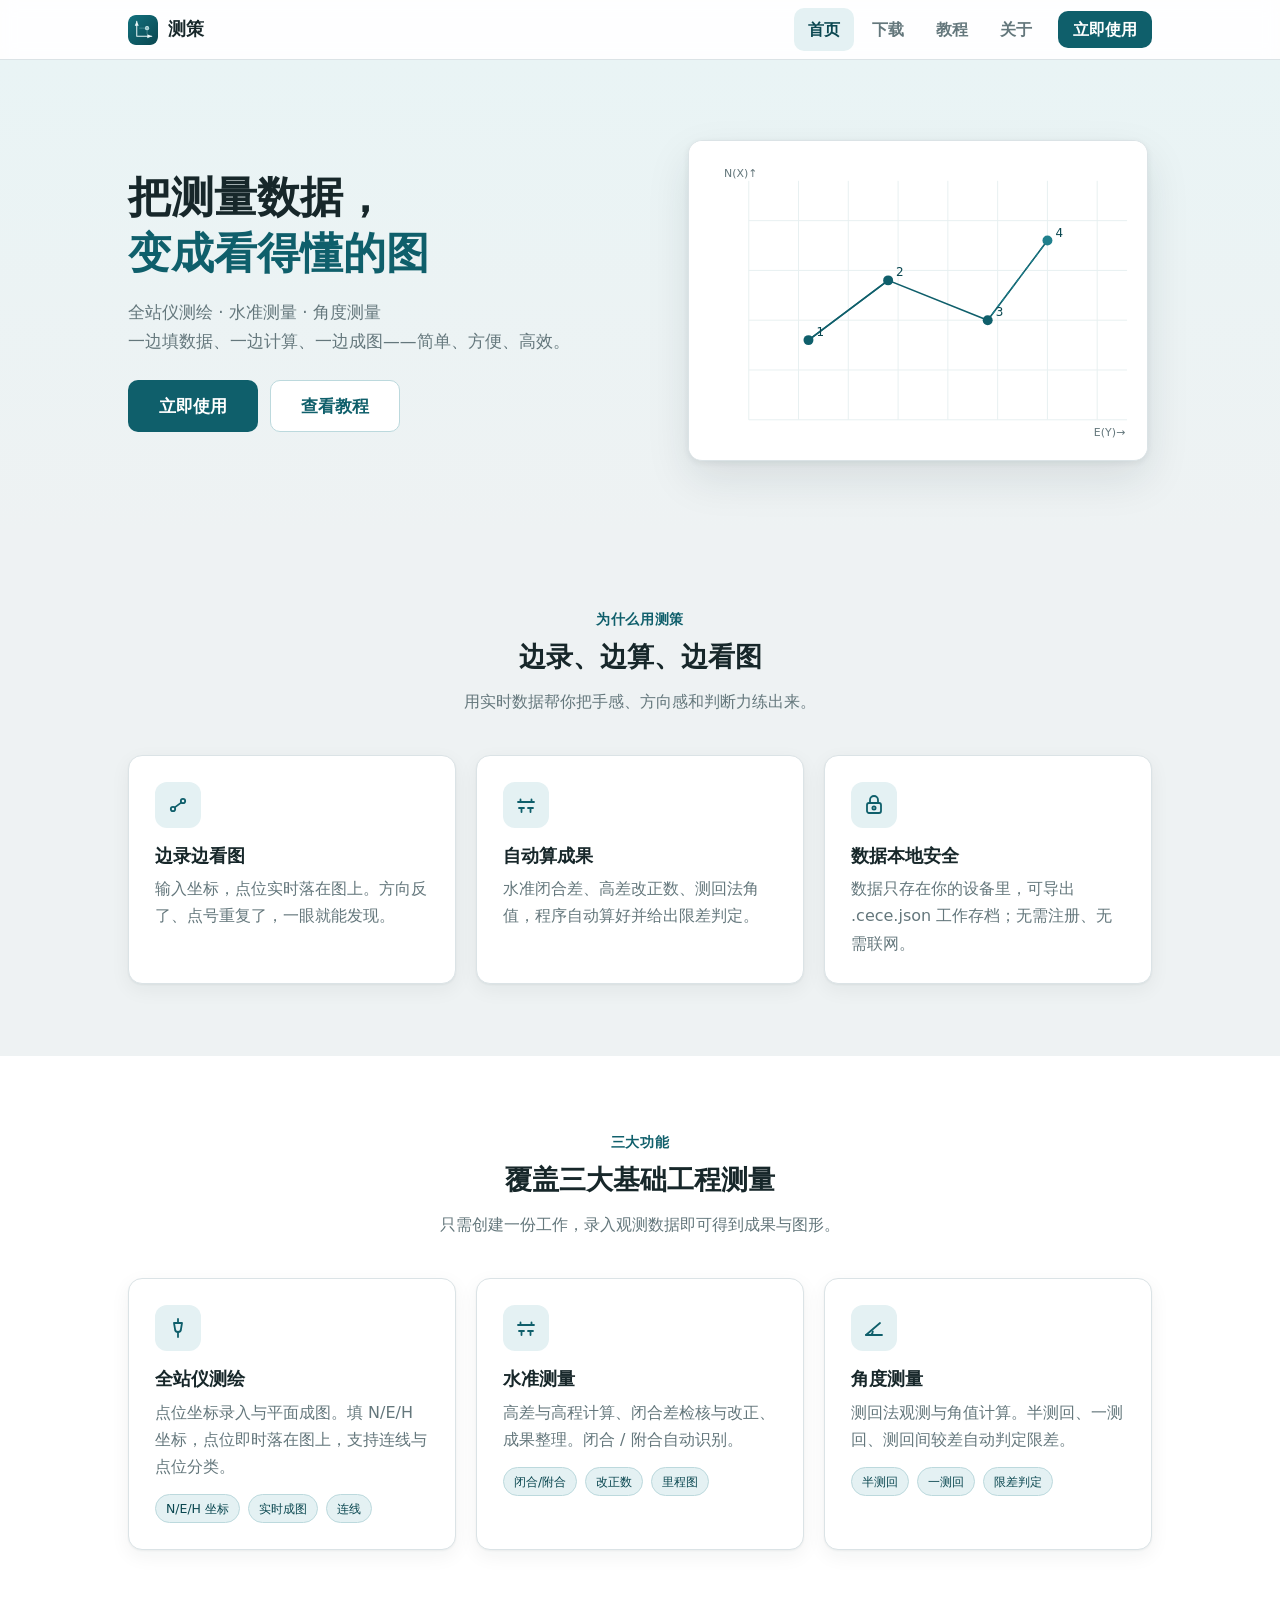
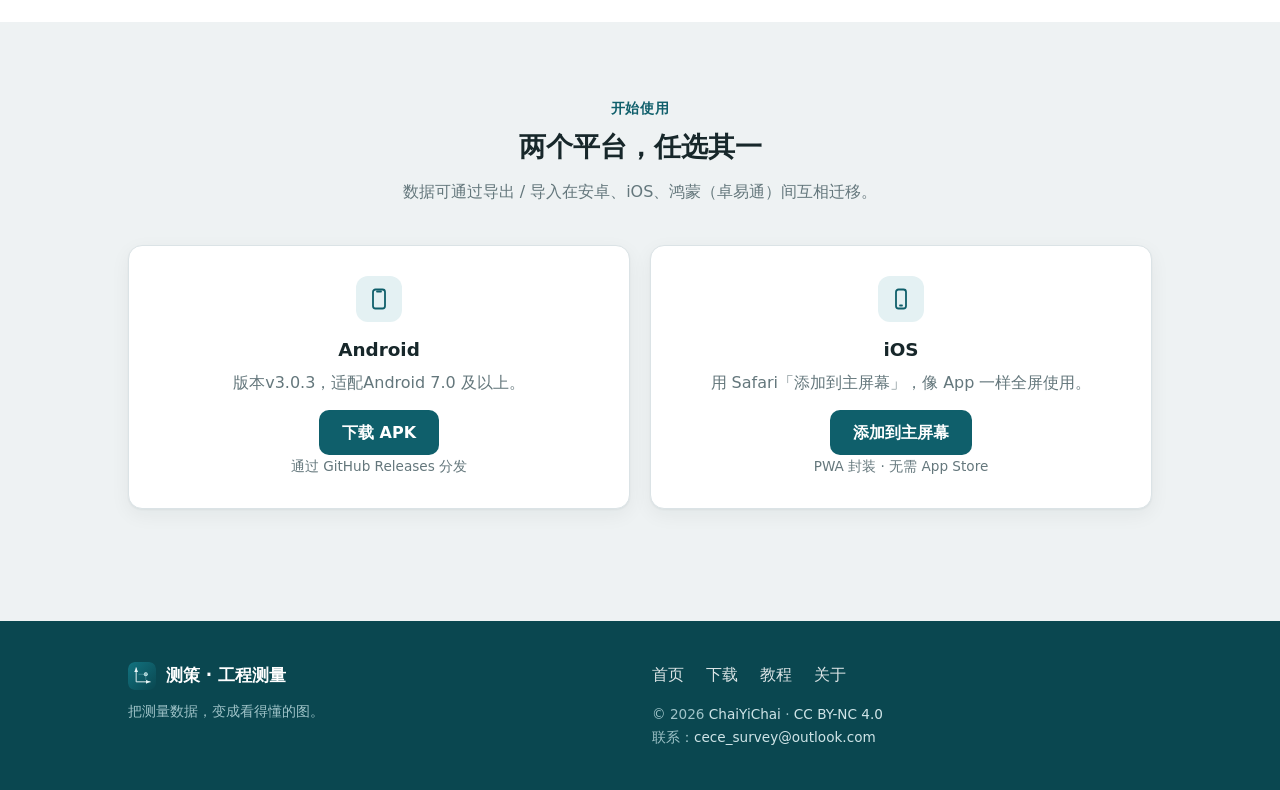
<file: index.html>
<!DOCTYPE html>
<html lang="zh-CN">
<head>
<meta charset="utf-8" />
<meta name="viewport" content="width=device-width, initial-scale=1, viewport-fit=cover" />
<title>测策</title>
<meta name="description" content="测策 —— 面向土木工程测量课程的辅助工具：全站仪测绘、水准测量、角度测量，边填数、边算成果、边成图。" />
<meta name="theme-color" content="#0f5f6b" />
<meta property="og:title" content="测策" />
<meta property="og:description" content="把测量数据，变成看得懂的图。全站仪测绘 · 水准测量 · 角度测量。" />
<meta property="og:type" content="website" />
<link rel="icon" type="image/svg+xml" href="icons/icon.svg" />
<link rel="apple-touch-icon" sizes="180x180" href="icons/apple-touch-icon.png" />
<link rel="stylesheet" href="assets/css/style.css" />
</head>
<body>

<!-- ============ 导航 ============ -->
<header class="site-nav">
  <div class="container">
    <a class="brand" href="index.html">
      <img src="icons/icon.svg" alt="" />
      测策
    </a>
    <nav class="nav-links" aria-label="主导航">
      <a href="index.html" data-nav="index" aria-current="page">首页</a>
      <a href="download.html" data-nav="download">下载</a>
      <a href="guide.html" data-nav="guide">教程</a>
      <a href="about.html" data-nav="about">关于</a>
      <a class="btn btn--accent nav-cta" href="download.html">立即使用</a>
    </nav>
    <button class="nav-toggle" aria-label="打开菜单" aria-expanded="false" aria-controls="mobileMenu">
      <span class="bar"></span><span class="bar"></span><span class="bar"></span>
    </button>
  </div>
  <nav class="mobile-menu" id="mobileMenu" aria-label="移动端导航">
    <a href="index.html" data-nav="index">首页</a>
    <a href="download.html" data-nav="download">下载</a>
    <a href="guide.html" data-nav="guide">教程</a>
    <a href="about.html" data-nav="about">关于</a>
    <a class="btn btn--accent" href="download.html">立即使用</a>
  </nav>
</header>

<main>
  <!-- ============ Hero ============ -->
  <section class="hero">
    <div class="container hero-grid">
      <div>
        <h1 class="hero-title">把测量数据，<br /><span class="hl">变成看得懂的图</span></h1>
        <p class="hero-desc">全站仪测绘 · 水准测量 · 角度测量<br />一边填数据、一边计算、一边成图——简单、方便、高效。</p>
        <div class="hero-cta">
          <a class="btn btn--accent btn--lg" href="download.html">立即使用</a>
          <a class="btn btn--ghost btn--lg" href="guide.html">查看教程</a>
        </div>
      </div>
      <div class="hero-visual">
        <svg class="plot" viewBox="0 0 460 320" role="img" aria-label="全站仪测绘平面成图示意">
          <rect width="460" height="320" fill="#ffffff"/>
          <g stroke="#e8f0f1" stroke-width="1">
            <line x1="60" y1="40" x2="60" y2="280"/><line x1="60" y1="280" x2="440" y2="280"/>
            <line x1="110" y1="40" x2="110" y2="280"/><line x1="160" y1="40" x2="160" y2="280"/>
            <line x1="210" y1="40" x2="210" y2="280"/><line x1="260" y1="40" x2="260" y2="280"/>
            <line x1="310" y1="40" x2="310" y2="280"/><line x1="360" y1="40" x2="360" y2="280"/>
            <line x1="410" y1="40" x2="410" y2="280"/>
            <line x1="60" y1="80" x2="440" y2="80"/><line x1="60" y1="130" x2="440" y2="130"/>
            <line x1="60" y1="180" x2="440" y2="180"/><line x1="60" y1="230" x2="440" y2="230"/>
          </g>
          <g fill="none" stroke="#0f5f6b" stroke-width="1.6">
            <polyline points="120,200 200,140 300,180 360,100"/>
            <line x1="120" y1="200" x2="200" y2="140"/>
          </g>
          <g stroke="#20808d" stroke-width="1.4" fill="none">
            <line x1="360" y1="100" x2="300" y2="180" stroke-dasharray="4 4"/>
          </g>
          <g>
            <circle cx="120" cy="200" r="5" fill="#0f5f6b"/><text x="128" y="196" font-size="12" fill="#0a4750">1</text>
            <circle cx="200" cy="140" r="5" fill="#0f5f6b"/><text x="208" y="136" font-size="12" fill="#0a4750">2</text>
            <circle cx="300" cy="180" r="5" fill="#0f5f6b"/><text x="308" y="176" font-size="12" fill="#0a4750">3</text>
            <circle cx="360" cy="100" r="5" fill="#20808d"/><text x="368" y="96" font-size="12" fill="#0a4750">4</text>
          </g>
          <g font-size="11" fill="#64777c">
            <text x="52" y="36" text-anchor="middle">N(X)↑</text>
            <text x="438" y="296" text-anchor="end">E(Y)→</text>
          </g>
        </svg>
      </div>
    </div>
  </section>

  <!-- ============ 核心价值 ============ -->
  <section class="section">
    <div class="container">
      <div class="section-head">
        <span class="eyebrow">为什么用测策</span>
        <h2 class="section-title">边录、边算、边看图</h2>
        <p class="section-sub">用实时数据帮你把手感、方向感和判断力练出来。</p>
      </div>
      <div class="grid grid--3">
        <div class="card value-card">
          <div class="card-icon" aria-hidden="true">
            <svg width="24" height="24" viewBox="0 0 24 24" fill="none" stroke="currentColor" stroke-width="1.8" stroke-linecap="round" stroke-linejoin="round"><circle cx="7" cy="16" r="2.2"/><circle cx="17" cy="8" r="2.2"/><path d="M8.8 14.4 15.2 9.6"/></svg>
          </div>
          <h3>边录边看图</h3>
          <p>输入坐标，点位实时落在图上。方向反了、点号重复了，一眼就能发现。</p>
        </div>
        <div class="card value-card">
          <div class="card-icon" aria-hidden="true">
            <svg width="24" height="24" viewBox="0 0 24 24" fill="none" stroke="currentColor" stroke-width="1.8" stroke-linecap="round" stroke-linejoin="round"><path d="M4 9h16"/><path d="M6.5 9V6.4M17.5 9V6.4"/><path d="M5 15h5M14 15h5"/><path d="M7.5 15v4M16.5 15v4"/></svg>
          </div>
          <h3>自动算成果</h3>
          <p>水准闭合差、高差改正数、测回法角值，程序自动算好并给出限差判定。</p>
        </div>
        <div class="card value-card">
          <div class="card-icon" aria-hidden="true">
            <svg width="24" height="24" viewBox="0 0 24 24" fill="none" stroke="currentColor" stroke-width="1.8" stroke-linecap="round" stroke-linejoin="round"><rect x="5" y="10" width="14" height="10" rx="2"/><path d="M8 10V7a4 4 0 0 1 8 0v3"/><circle cx="12" cy="15" r="1.6"/></svg>
          </div>
          <h3>数据本地安全</h3>
          <p>数据只存在你的设备里，可导出 .cece.json 工作存档；无需注册、无需联网。</p>
        </div>
      </div>
    </div>
  </section>

  <!-- ============ 三大功能 ============ -->
  <section class="section section--soft">
    <div class="container">
      <div class="section-head">
        <span class="eyebrow">三大功能</span>
        <h2 class="section-title">覆盖三大基础工程测量</h2>
        <p class="section-sub">只需创建一份工作，录入观测数据即可得到成果与图形。</p>
      </div>
      <div class="grid grid--3">
        <div class="card feat-card">
          <div class="card-icon" aria-hidden="true">
            <svg width="24" height="24" viewBox="0 0 24 24" fill="none" stroke="currentColor" stroke-width="1.8" stroke-linecap="round" stroke-linejoin="round"><path d="M12 3v4M8 7h8l-1 6a3 3 0 0 1-6 0L8 7Z"/><path d="M12 16v5"/></svg>
          </div>
          <h3>全站仪测绘</h3>
          <p>点位坐标录入与平面成图。填 N/E/H 坐标，点位即时落在图上，支持连线与点位分类。</p>
          <div class="tags"><span class="tag">N/E/H 坐标</span><span class="tag">实时成图</span><span class="tag">连线</span></div>
        </div>
        <div class="card feat-card">
          <div class="card-icon" aria-hidden="true">
            <svg width="24" height="24" viewBox="0 0 24 24" fill="none" stroke="currentColor" stroke-width="1.8" stroke-linecap="round" stroke-linejoin="round"><path d="M4 9h16"/><path d="M6.5 9V6.4M17.5 9V6.4"/><path d="M5 15h5M14 15h5"/><path d="M7.5 15v4M16.5 15v4"/></svg>
          </div>
          <h3>水准测量</h3>
          <p>高差与高程计算、闭合差检核与改正、成果整理。闭合 / 附合自动识别。</p>
          <div class="tags"><span class="tag">闭合/附合</span><span class="tag">改正数</span><span class="tag">里程图</span></div>
        </div>
        <div class="card feat-card">
          <div class="card-icon" aria-hidden="true">
            <svg width="24" height="24" viewBox="0 0 24 24" fill="none" stroke="currentColor" stroke-width="1.8" stroke-linecap="round" stroke-linejoin="round"><path d="M4 19h16"/><path d="M4 19 18 7"/><path d="M9.2 19a5.2 5.2 0 0 0 1.6-3.6"/></svg>
          </div>
          <h3>角度测量</h3>
          <p>测回法观测与角值计算。半测回、一测回、测回间较差自动判定限差。</p>
          <div class="tags"><span class="tag">半测回</span><span class="tag">一测回</span><span class="tag">限差判定</span></div>
        </div>
      </div>
    </div>
  </section>

  <!-- ============ 双平台入口 ============ -->
  <section class="section">
    <div class="container">
      <div class="section-head">
        <span class="eyebrow">开始使用</span>
        <h2 class="section-title">两个平台，任选其一</h2>
        <p class="section-sub">数据可通过导出 / 导入在安卓、iOS、鸿蒙（卓易通）间互相迁移。</p>
      </div>
      <div class="grid grid--2">
        <div class="card platform-card">
          <div class="card-icon" aria-hidden="true">
            <svg width="24" height="24" viewBox="0 0 24 24" fill="none" stroke="currentColor" stroke-width="1.8" stroke-linecap="round" stroke-linejoin="round"><rect x="6" y="2.5" width="12" height="19" rx="2.5"/><path d="M10 4.5h4"/></svg>
          </div>
          <h3>Android</h3>
          <p>版本v3.0.3，适配Android 7.0 及以上。</p>
          <a class="btn btn--primary" href="download.html#android">下载 APK</a>
          <p class="platform-note">通过 GitHub Releases 分发</p>
        </div>
        <div class="card platform-card">
          <div class="card-icon" aria-hidden="true">
            <svg width="24" height="24" viewBox="0 0 24 24" fill="none" stroke="currentColor" stroke-width="1.8" stroke-linecap="round" stroke-linejoin="round"><rect x="7" y="2.5" width="10" height="19" rx="2.5"/><path d="M11 18.5h2"/></svg>
          </div>
          <h3>iOS</h3>
          <p>用 Safari「添加到主屏幕」，像 App 一样全屏使用。</p>
          <a class="btn btn--primary" href="download.html#ios">添加到主屏幕</a>
          <p class="platform-note">PWA 封装 · 无需 App Store</p>
        </div>
      </div>
    </div>
  </section>

</main>

<!-- ============ 页脚 ============ -->
<footer class="site-footer">
  <div class="container">
    <div>
      <div class="foot-brand">
        <img src="icons/icon.svg" alt="" />
        测策 · 工程测量
      </div>
      <p class="foot-copy" style="margin-top:10px;">把测量数据，变成看得懂的图。</p>
    </div>
    <div>
      <div class="foot-links">
        <a href="index.html">首页</a>
        <a href="download.html">下载</a>
        <a href="guide.html">教程</a>
        <a href="about.html">关于</a>
      </div>
      <p class="foot-copy" style="margin-top:14px;">
        © 2026 <a href="about.html">ChaiYiChai</a> · <a href="about.html">CC BY-NC 4.0</a><br />
        联系：<a href="mailto:cece_survey@outlook.com">cece_survey@outlook.com</a>
      </p>
    </div>
  </div>
</footer>

<script src="assets/js/main.js"></script>
</body>
</html>
</file>
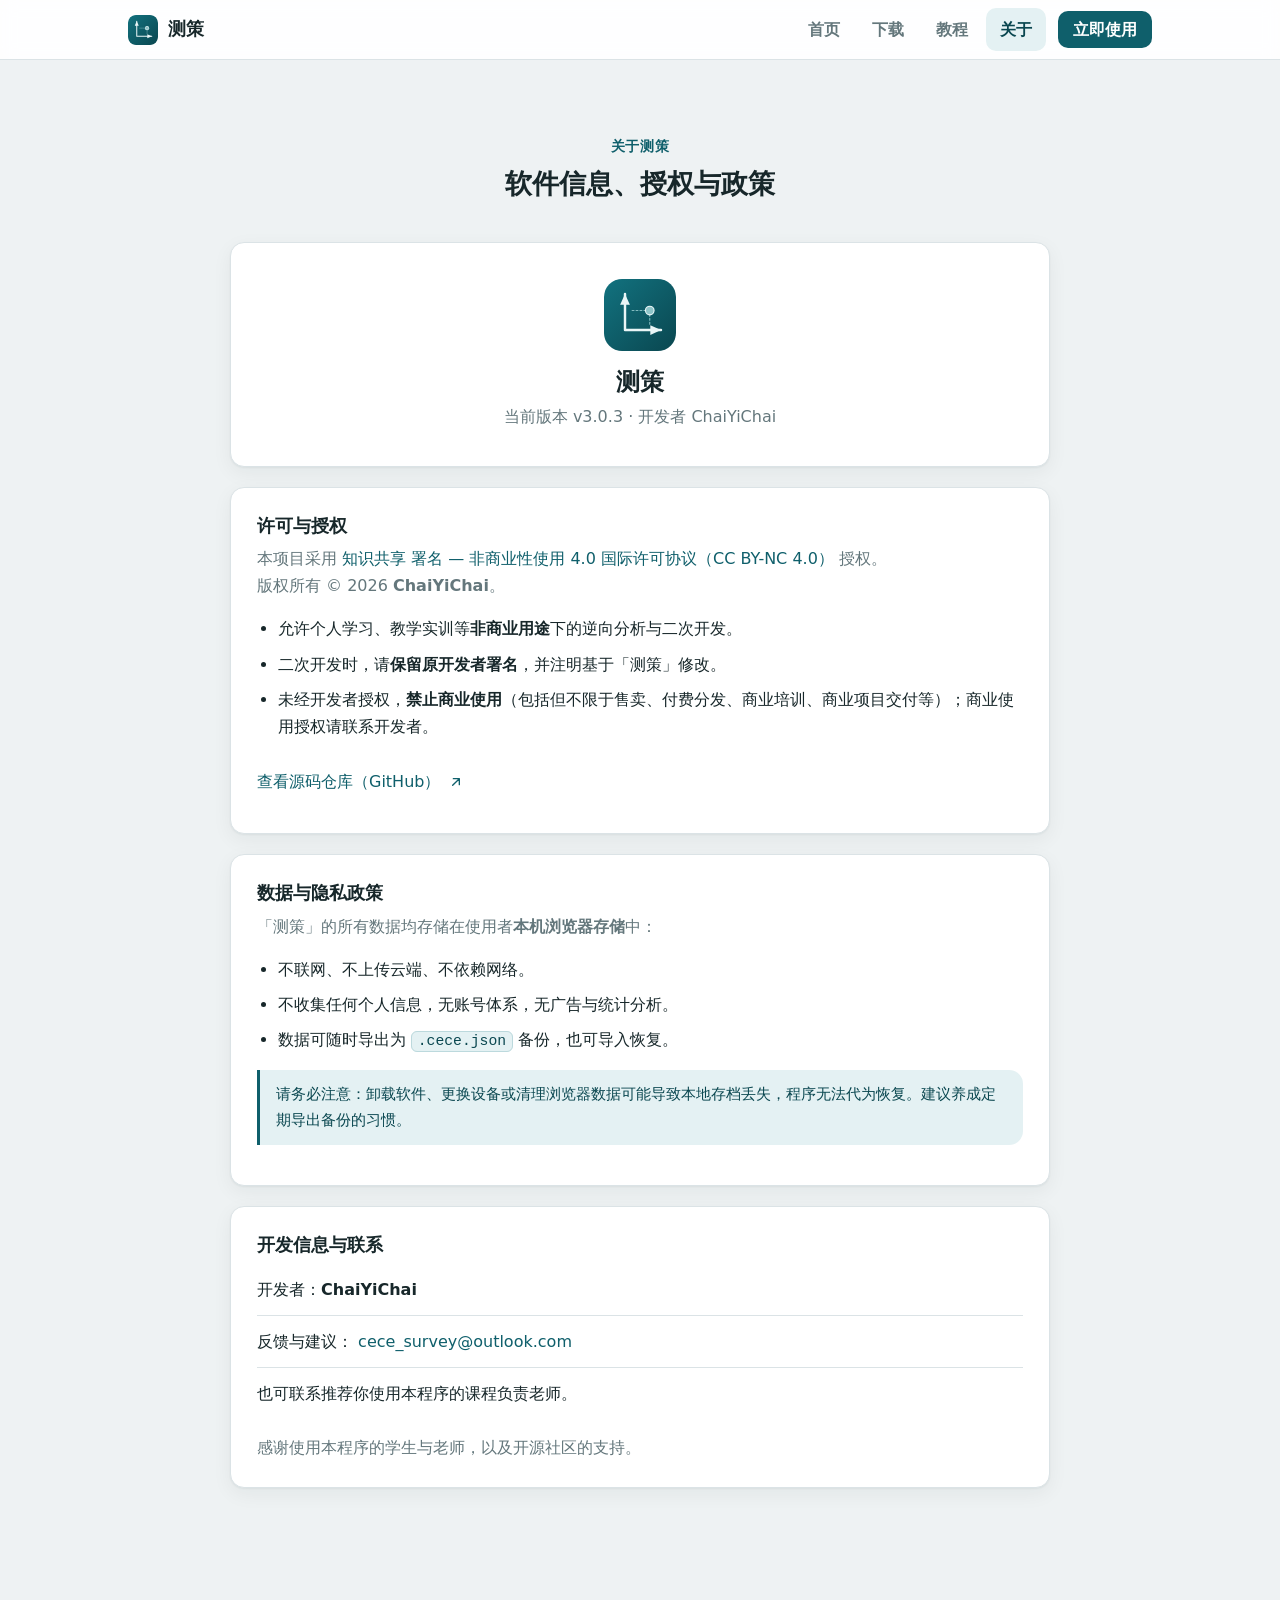
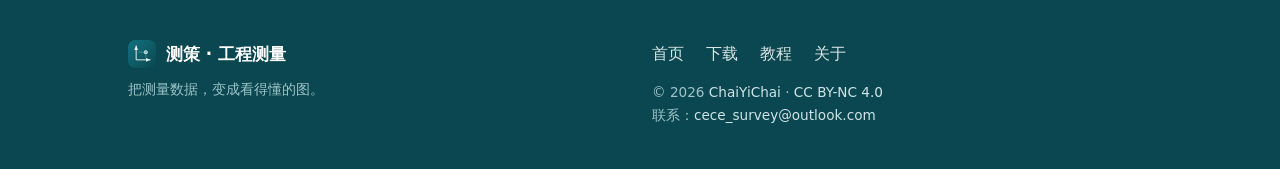
<file: about.html>
<!DOCTYPE html>
<html lang="zh-CN">
<head>
<meta charset="utf-8" />
<meta name="viewport" content="width=device-width, initial-scale=1, viewport-fit=cover" />
<title>关于 · 测策</title>
<meta name="description" content="关于测策：软件信息、许可与授权、数据与隐私政策、开发信息与源码仓库。" />
<meta name="theme-color" content="#0f5f6b" />
<link rel="icon" type="image/svg+xml" href="icons/icon.svg" />
<link rel="apple-touch-icon" sizes="180x180" href="icons/apple-touch-icon.png" />
<link rel="stylesheet" href="assets/css/style.css" />
</head>
<body>

<!-- ============ 导航 ============ -->
<header class="site-nav">
  <div class="container">
    <a class="brand" href="index.html"><img src="icons/icon.svg" alt="" />测策</a>
    <nav class="nav-links" aria-label="主导航">
      <a href="index.html" data-nav="index">首页</a>
      <a href="download.html" data-nav="download">下载</a>
      <a href="guide.html" data-nav="guide">教程</a>
      <a href="about.html" data-nav="about" aria-current="page">关于</a>
      <a class="btn btn--accent nav-cta" href="download.html">立即使用</a>
    </nav>
    <button class="nav-toggle" aria-label="打开菜单" aria-expanded="false" aria-controls="mobileMenu">
      <span class="bar"></span><span class="bar"></span><span class="bar"></span>
    </button>
  </div>
  <nav class="mobile-menu" id="mobileMenu" aria-label="移动端导航">
    <a href="index.html" data-nav="index">首页</a>
    <a href="download.html" data-nav="download">下载</a>
    <a href="guide.html" data-nav="guide">教程</a>
    <a href="about.html" data-nav="about">关于</a>
    <a class="btn btn--accent" href="download.html">立即使用</a>
  </nav>
</header>

<main>
  <section class="section">
    <div class="container">
      <div class="section-head">
        <span class="eyebrow">关于测策</span>
        <h1 class="section-title">软件信息、授权与政策</h1>
      </div>

      <div class="about-grid" style="max-width:820px;margin:0 auto;">

        <!-- ① 软件信息 -->
        <div class="card about-hero">
          <img src="icons/icon.svg" alt="测策图标" />
          <h2>测策</h2>
          <p class="about-ver">当前版本 v3.0.3 · 开发者 ChaiYiChai</p>
        </div>

        <!-- ② 许可与授权 -->
        <div class="card">
          <h3>许可与授权</h3>
          <p>本项目采用 <a href="https://creativecommons.org/licenses/by-nc/4.0/deed.zh" target="_blank" rel="noopener">知识共享 署名 — 非商业性使用 4.0 国际许可协议（CC BY-NC 4.0）</a> 授权。</p>
          <p>版权所有 © 2026 <b>ChaiYiChai</b>。</p>
          <ul class="license-list">
            <li>允许个人学习、教学实训等<b>非商业用途</b>下的逆向分析与二次开发。</li>
            <li>二次开发时，请<b>保留原开发者署名</b>，并注明基于「测策」修改。</li>
            <li>未经开发者授权，<b>禁止商业使用</b>（包括但不限于售卖、付费分发、商业培训、商业项目交付等）；商业使用授权请联系开发者。</li>
          </ul>
          <ul class="link-list" style="margin-top:8px;">
            <li>
              <a href="https://github.com/CeceSurvey/cece" target="_blank" rel="noopener">
                查看源码仓库（GitHub）
                <svg width="16" height="16" viewBox="0 0 24 24" fill="none" stroke="currentColor" stroke-width="2" stroke-linecap="round" stroke-linejoin="round" aria-hidden="true"><path d="M7 17 17 7M8 7h9v9"/></svg>
              </a>
            </li>
          </ul>
        </div>

        <!-- ③ 数据与隐私政策 -->
        <div class="card">
          <h3>数据与隐私政策</h3>
          <p>「测策」的所有数据均存储在使用者<b>本机浏览器存储</b>中：</p>
          <ul class="license-list">
            <li>不联网、不上传云端、不依赖网络。</li>
            <li>不收集任何个人信息，无账号体系，无广告与统计分析。</li>
            <li>数据可随时导出为 <code>.cece.json</code> 备份，也可导入恢复。</li>
          </ul>
          <div class="note" style="margin-top:14px;">
            请务必注意：卸载软件、更换设备或清理浏览器数据可能导致本地存档丢失，程序无法代为恢复。建议养成定期导出备份的习惯。
          </div>
        </div>

        <!-- ④ 开发信息与联系 -->
        <div class="card">
          <h3>开发信息与联系</h3>
          <ul class="link-list">
            <li>开发者：<b>ChaiYiChai</b></li>
            <li>
              反馈与建议：
              <a href="mailto:cece_survey@outlook.com">cece_survey@outlook.com</a>
            </li>
            <li>也可联系推荐你使用本程序的课程负责老师。</li>
          </ul>
          <p style="margin-top:14px;">感谢使用本程序的学生与老师，以及开源社区的支持。</p>
        </div>

      </div>
    </div>
  </section>
</main>

<!-- ============ 页脚 ============ -->
<footer class="site-footer">
  <div class="container">
    <div>
      <div class="foot-brand"><img src="icons/icon.svg" alt="" />测策 · 工程测量</div>
      <p class="foot-copy" style="margin-top:10px;">把测量数据，变成看得懂的图。</p>
    </div>
    <div>
      <div class="foot-links">
        <a href="index.html">首页</a>
        <a href="download.html">下载</a>
        <a href="guide.html">教程</a>
        <a href="about.html">关于</a>
      </div>
      <p class="foot-copy" style="margin-top:14px;">
        © 2026 <a href="about.html">ChaiYiChai</a> · <a href="https://creativecommons.org/licenses/by-nc/4.0/deed.zh" target="_blank" rel="noopener">CC BY-NC 4.0</a><br />
        联系：<a href="mailto:cece_survey@outlook.com">cece_survey@outlook.com</a>
      </p>
    </div>
  </div>
</footer>

<script src="assets/js/main.js"></script>
</body>
</html>
</file>
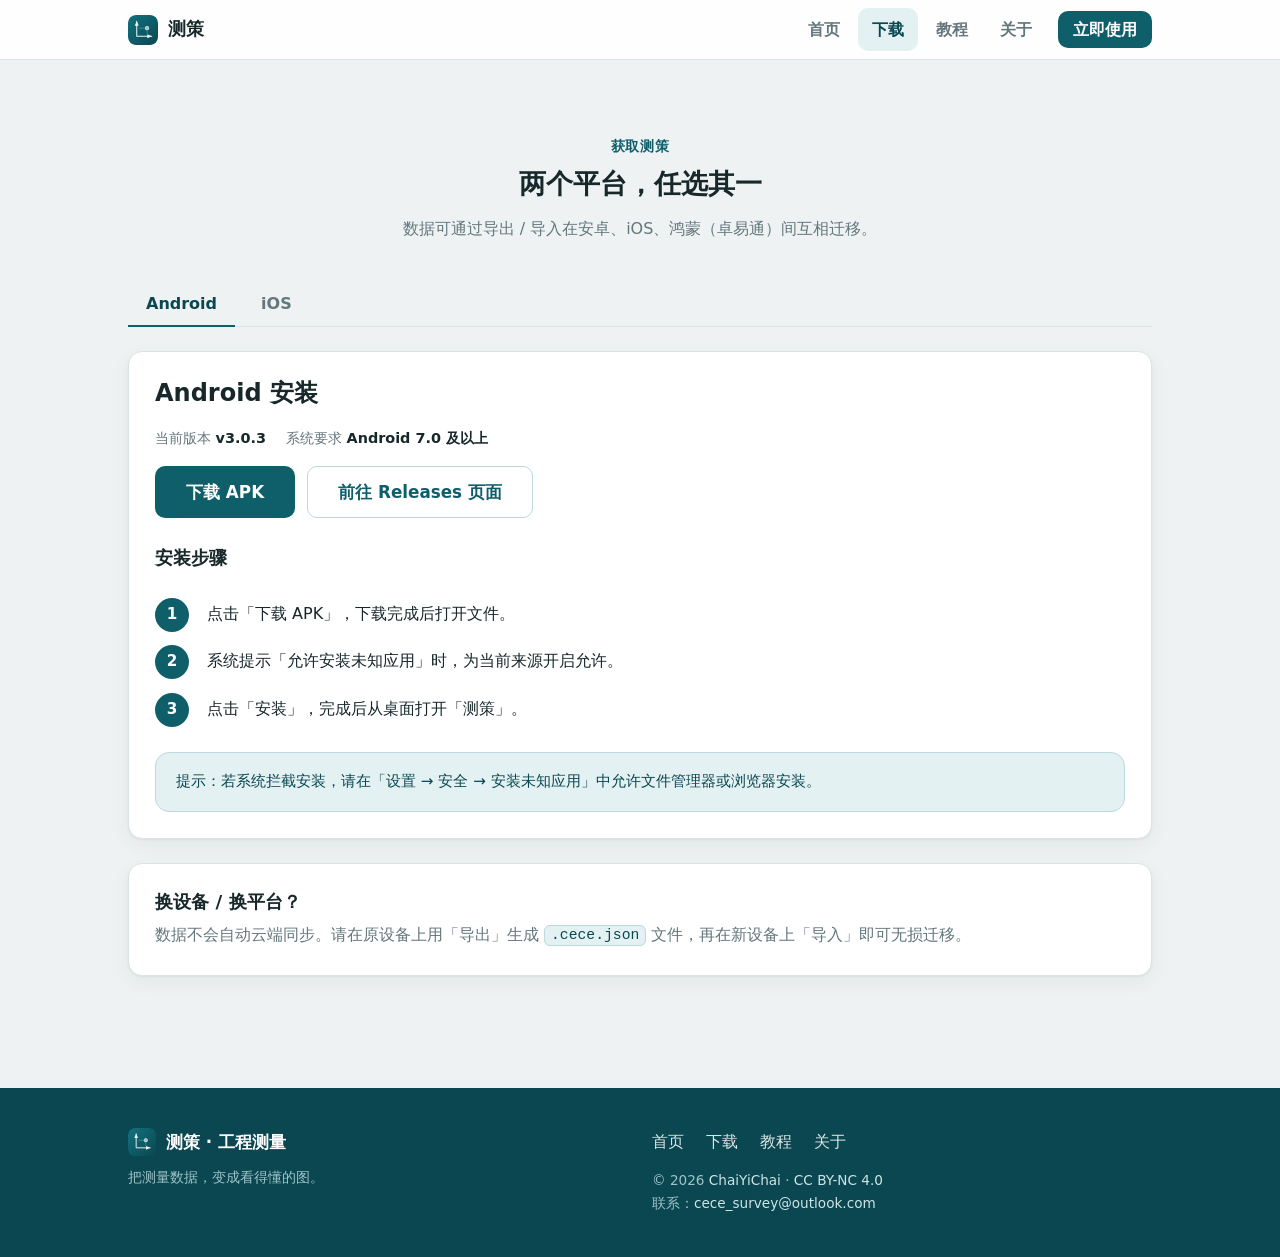
<file: download.html>
<!DOCTYPE html>
<html lang="zh-CN">
<head>
<meta charset="utf-8" />
<meta name="viewport" content="width=device-width, initial-scale=1, viewport-fit=cover" />
<title>下载 · 测策</title>
<meta name="description" content="获取测策：安卓下载 APK 安装，iOS 用 Safari 添加到主屏幕（PWA）。" />
<meta name="theme-color" content="#0f5f6b" />
<link rel="icon" type="image/svg+xml" href="icons/icon.svg" />
<link rel="apple-touch-icon" sizes="180x180" href="icons/apple-touch-icon.png" />
<link rel="stylesheet" href="assets/css/style.css" />
</head>
<body>

<!-- ============ 导航 ============ -->
<header class="site-nav">
  <div class="container">
    <a class="brand" href="index.html"><img src="icons/icon.svg" alt="" />测策</a>
    <nav class="nav-links" aria-label="主导航">
      <a href="index.html" data-nav="index">首页</a>
      <a href="download.html" data-nav="download" aria-current="page">下载</a>
      <a href="guide.html" data-nav="guide">教程</a>
      <a href="about.html" data-nav="about">关于</a>
      <a class="btn btn--accent nav-cta" href="#download">立即使用</a>
    </nav>
    <button class="nav-toggle" aria-label="打开菜单" aria-expanded="false" aria-controls="mobileMenu">
      <span class="bar"></span><span class="bar"></span><span class="bar"></span>
    </button>
  </div>
  <nav class="mobile-menu" id="mobileMenu" aria-label="移动端导航">
    <a href="index.html" data-nav="index">首页</a>
    <a href="download.html" data-nav="download">下载</a>
    <a href="guide.html" data-nav="guide">教程</a>
    <a href="about.html" data-nav="about">关于</a>
    <a class="btn btn--accent" href="#download">立即使用</a>
  </nav>
</header>

<main>
  <section class="section" id="download">
    <div class="container">
      <div class="section-head">
        <span class="eyebrow">获取测策</span>
        <h1 class="section-title">两个平台，任选其一</h1>
        <p class="section-sub">数据可通过导出 / 导入在安卓、iOS、鸿蒙（卓易通）间互相迁移。</p>
      </div>

      <!-- Tab 切换 -->
      <div class="download-tabs" role="tablist" aria-label="平台选择">
        <button role="tab" aria-selected="true" aria-controls="panel-android" data-target="panel-android" id="tab-android">Android</button>
        <button role="tab" aria-selected="false" aria-controls="panel-ios" data-target="panel-ios" id="tab-ios">iOS</button>
      </div>

      <!-- 安卓面板 -->
      <div class="download-panel" id="panel-android" role="tabpanel" aria-labelledby="tab-android">
        <div class="card">
          <h2>Android 安装</h2>

          <div class="dl-meta">
            <span>当前版本 <b>v3.0.3</b></span>
            <span>系统要求 <b>Android 7.0 及以上</b></span>
          </div>

          <div class="hero-cta" style="margin-top:8px;">
            <a class="btn btn--accent btn--lg" href="https://github.com/CeceSurvey/cece/releases/latest/download/cece-v3.0.3.apk">下载 APK</a>
            <a class="btn btn--ghost btn--lg" href="https://github.com/CeceSurvey/cece/releases/latest">前往 Releases 页面</a>
          </div>

          <h3 style="margin-top:28px;">安装步骤</h3>
          <ol class="steps">
            <li>点击「下载 APK」，下载完成后打开文件。</li>
            <li>系统提示「允许安装未知应用」时，为当前来源开启允许。</li>
            <li>点击「安装」，完成后从桌面打开「测策」。</li>
          </ol>

          <div class="callout">
            提示：若系统拦截安装，请在「设置 → 安全 → 安装未知应用」中允许文件管理器或浏览器安装。
          </div>
        </div>
      </div>

      <!-- iOS 面板 -->
      <div class="download-panel" id="panel-ios" role="tabpanel" aria-labelledby="tab-ios" hidden>
        <div class="card">
          <h2>iOS 添加</h2>
          <p>「测策」是 PWA（渐进式 Web 应用），添加到主屏幕后即可全屏、离线使用。</p>

          <div class="dl-meta">
            <span>方式 <b>PWA 封装</b></span>
            <span>浏览器 <b>务必使用 Safari</b></span>
            <span>环境要求 <b>HTTPS</b></span>
          </div>

          <div class="qr-box">
            <p style="color:var(--muted);">扫码直达 PWA 网址</p>
            <img class="qr-img" src="assets/img/qr.png" alt="扫码直达 iOS PWA 网址的二维码" width="180" height="180" />
          </div>

          <h3 style="margin-top:24px;">安装步骤</h3>
          <ol class="steps">
            <li>用 <b>Safari</b> 打开本站或主程序网址（iOS 上 Chrome 不支持）。</li>
            <li>点击底部中间的 <b>「分享」</b>按钮（方框加向上箭头）。</li>
            <li>在弹出菜单中滑动，点击 <b>「添加到主屏幕」</b>。</li>
            <li>可自定义名称（默认「测策」），点击右上角 <b>「添加」</b>。</li>
            <li>主屏幕出现「测策」图标，点开即全屏运行。</li>
          </ol>

          <div class="callout">
            注意：iOS 版为 PWA 封装，不是 App Store 应用；离线缓存需在 HTTPS 环境下首次访问后生效。
          </div>
        </div>
      </div>

      <!-- 数据迁移提示 -->
      <div class="card" style="margin-top:24px;">
        <h3>换设备 / 换平台？</h3>
        <p>数据不会自动云端同步。请在原设备上用「导出」生成 <code>.cece.json</code> 文件，再在新设备上「导入」即可无损迁移。</p>
      </div>
    </div>
  </section>
</main>

<!-- ============ 页脚 ============ -->
<footer class="site-footer">
  <div class="container">
    <div>
      <div class="foot-brand"><img src="icons/icon.svg" alt="" />测策 · 工程测量</div>
      <p class="foot-copy" style="margin-top:10px;">把测量数据，变成看得懂的图。</p>
    </div>
    <div>
      <div class="foot-links">
        <a href="index.html">首页</a>
        <a href="download.html">下载</a>
        <a href="guide.html">教程</a>
        <a href="about.html">关于</a>
      </div>
      <p class="foot-copy" style="margin-top:14px;">
        © 2026 <a href="about.html">ChaiYiChai</a> · <a href="about.html">CC BY-NC 4.0</a><br />
        联系：<a href="mailto:cece_survey@outlook.com">cece_survey@outlook.com</a>
      </p>
    </div>
  </div>
</footer>

<script src="assets/js/main.js"></script>
<script>
  /* 支持 #android / #ios 锚点初始选中对应平台 */
  (function () {
    var hash = location.hash.replace('#', '');
    if (hash === 'android' || hash === 'ios') {
      var tab = document.getElementById('tab-' + hash);
      if (tab) tab.click();
    }
  })();
</script>
</body>
</html>
</file>
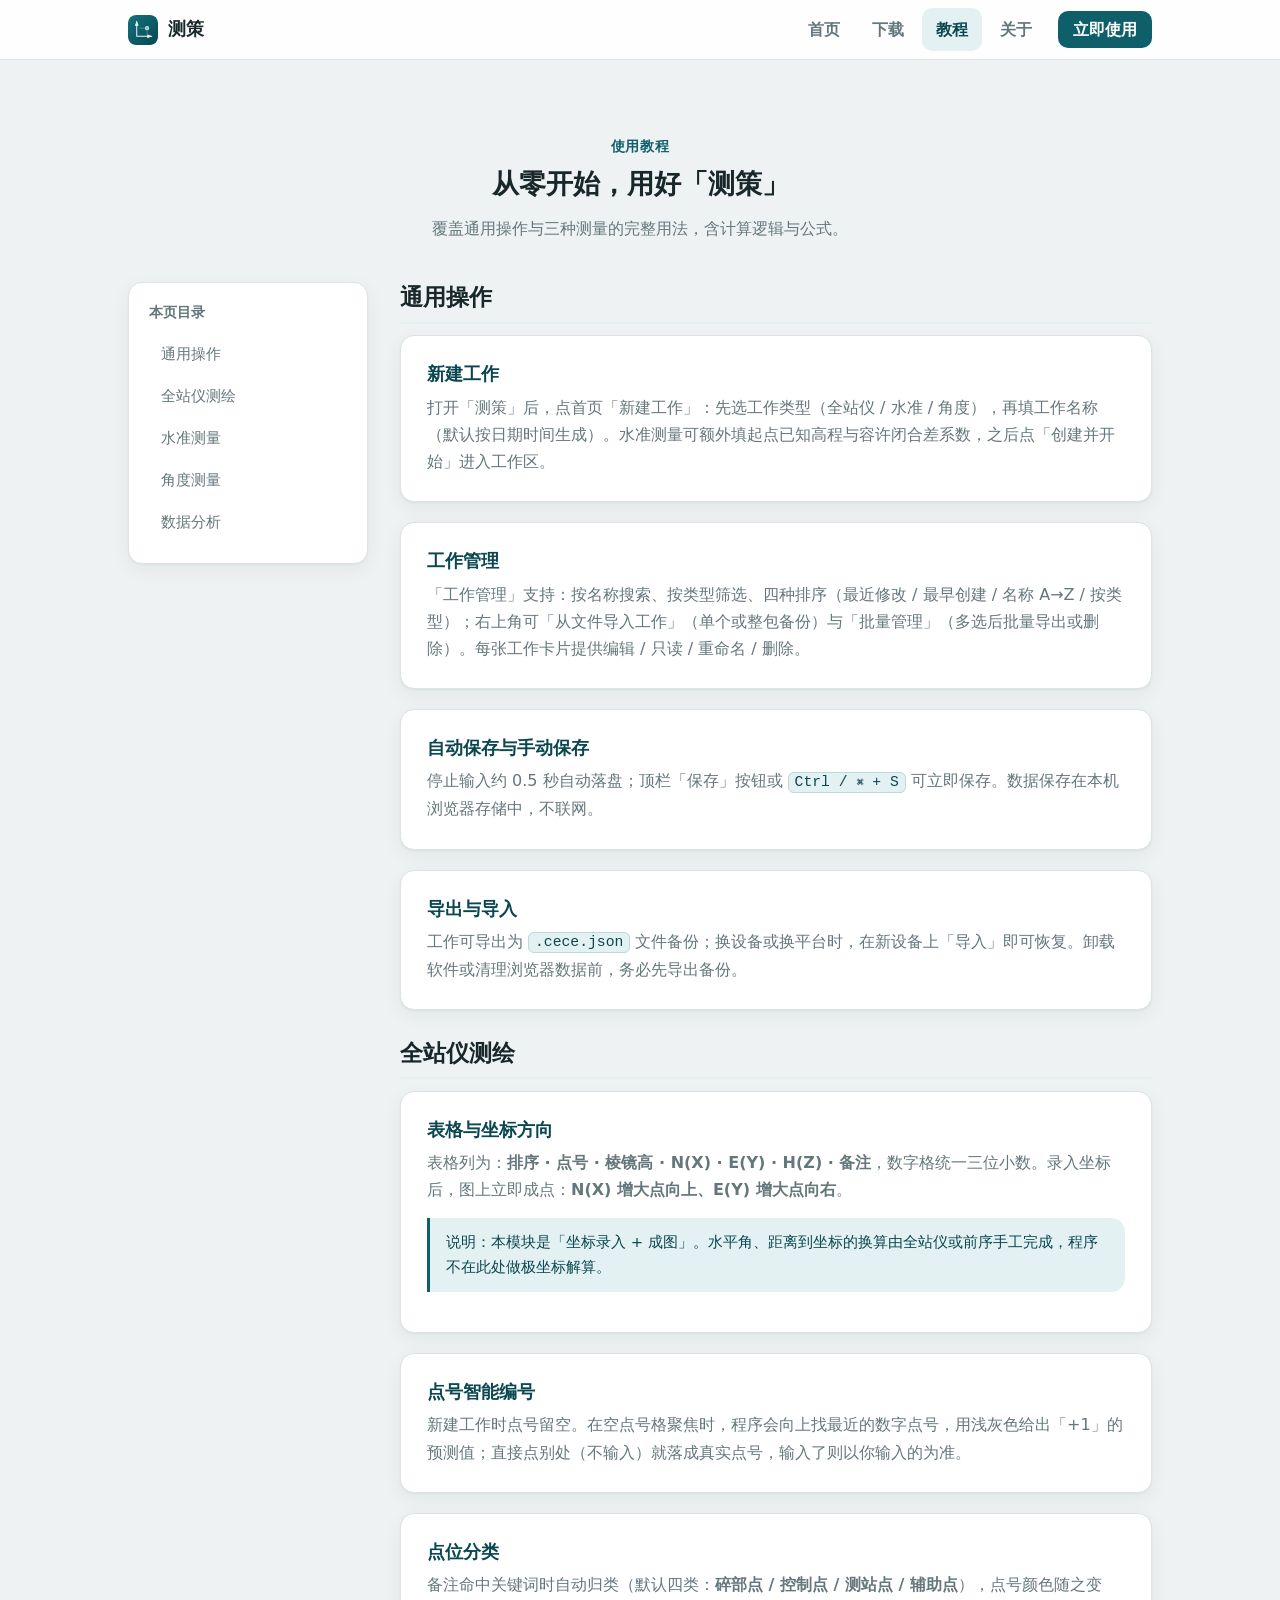
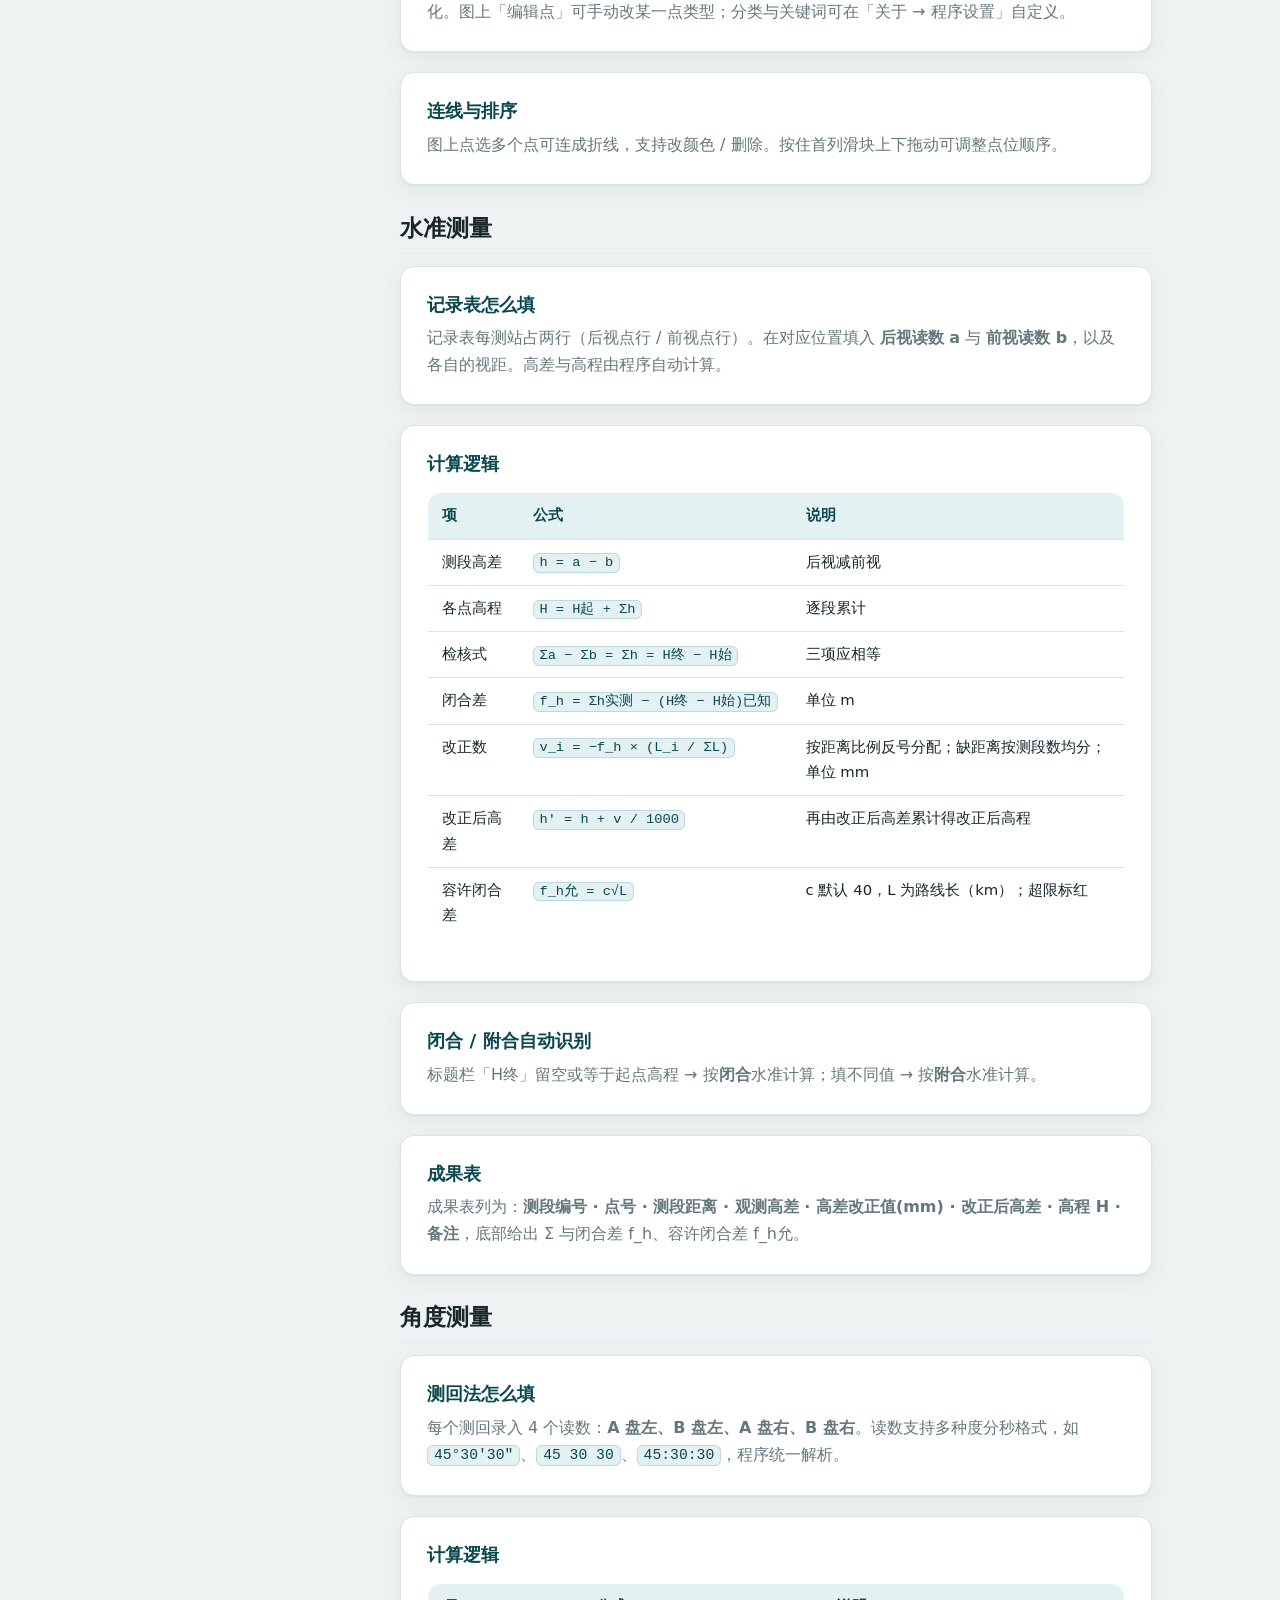
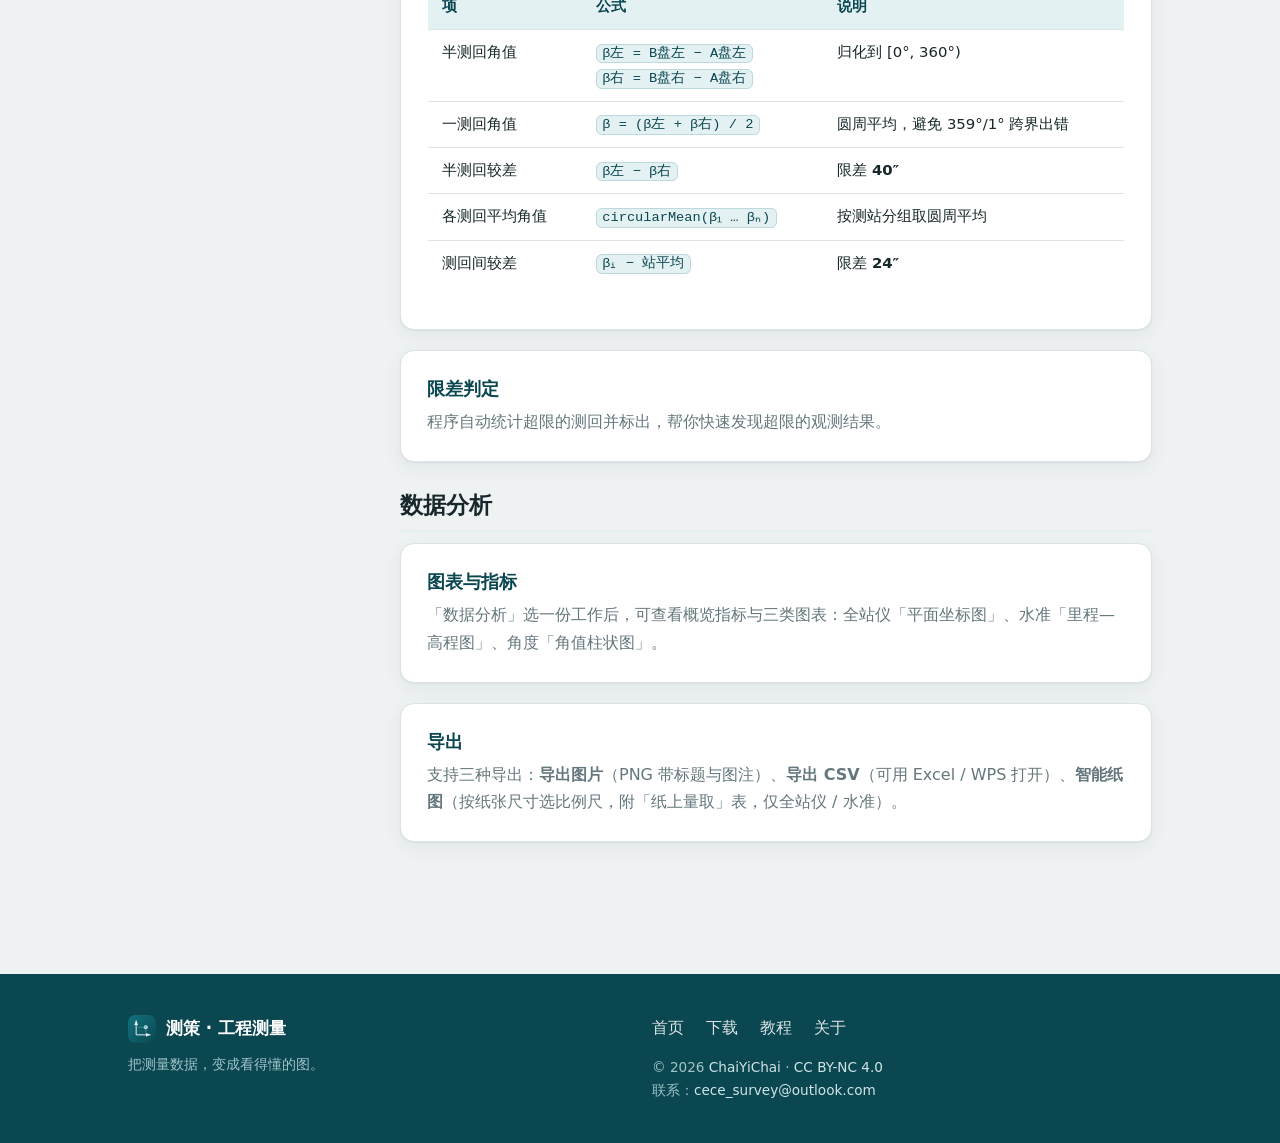
<file: guide.html>
<!DOCTYPE html>
<html lang="zh-CN">
<head>
<meta charset="utf-8" />
<meta name="viewport" content="width=device-width, initial-scale=1, viewport-fit=cover" />
<title>使用教程 · 测策</title>
<meta name="description" content="测策使用教程：全站仪测绘、水准测量、角度测量的操作方法与计算逻辑。" />
<meta name="theme-color" content="#0f5f6b" />
<link rel="icon" type="image/svg+xml" href="icons/icon.svg" />
<link rel="apple-touch-icon" sizes="180x180" href="icons/apple-touch-icon.png" />
<link rel="stylesheet" href="assets/css/style.css" />
</head>
<body>

<!-- ============ 导航 ============ -->
<header class="site-nav">
  <div class="container">
    <a class="brand" href="index.html"><img src="icons/icon.svg" alt="" />测策</a>
    <nav class="nav-links" aria-label="主导航">
      <a href="index.html" data-nav="index">首页</a>
      <a href="download.html" data-nav="download">下载</a>
      <a href="guide.html" data-nav="guide" aria-current="page">教程</a>
      <a href="about.html" data-nav="about">关于</a>
      <a class="btn btn--accent nav-cta" href="download.html">立即使用</a>
    </nav>
    <button class="nav-toggle" aria-label="打开菜单" aria-expanded="false" aria-controls="mobileMenu">
      <span class="bar"></span><span class="bar"></span><span class="bar"></span>
    </button>
  </div>
  <nav class="mobile-menu" id="mobileMenu" aria-label="移动端导航">
    <a href="index.html" data-nav="index">首页</a>
    <a href="download.html" data-nav="download">下载</a>
    <a href="guide.html" data-nav="guide">教程</a>
    <a href="about.html" data-nav="about">关于</a>
    <a class="btn btn--accent" href="download.html">立即使用</a>
  </nav>
</header>

<main>
  <section class="section">
    <div class="container">
      <div class="section-head">
        <span class="eyebrow">使用教程</span>
        <h1 class="section-title">从零开始，用好「测策」</h1>
        <p class="section-sub">覆盖通用操作与三种测量的完整用法，含计算逻辑与公式。</p>
      </div>

      <div class="guide-layout">
        <!-- 目录 -->
        <aside class="toc" aria-label="教程目录">
          <h3>本页目录</h3>
          <ul>
            <li><a href="#basic">通用操作</a></li>
            <li><a href="#total">全站仪测绘</a></li>
            <li><a href="#level">水准测量</a></li>
            <li><a href="#angle">角度测量</a></li>
            <li><a href="#analysis">数据分析</a></li>
          </ul>
        </aside>

        <!-- 正文 -->
        <div class="guide-content">

          <!-- 通用操作 -->
          <h2 id="basic">通用操作</h2>

          <div class="card">
            <h3>新建工作</h3>
            <p>打开「测策」后，点首页「新建工作」：先选工作类型（全站仪 / 水准 / 角度），再填工作名称（默认按日期时间生成）。水准测量可额外填起点已知高程与容许闭合差系数，之后点「创建并开始」进入工作区。</p>
          </div>

          <div class="card">
            <h3>工作管理</h3>
            <p>「工作管理」支持：按名称搜索、按类型筛选、四种排序（最近修改 / 最早创建 / 名称 A→Z / 按类型）；右上角可「从文件导入工作」（单个或整包备份）与「批量管理」（多选后批量导出或删除）。每张工作卡片提供编辑 / 只读 / 重命名 / 删除。</p>
          </div>

          <div class="card">
            <h3>自动保存与手动保存</h3>
            <p>停止输入约 0.5 秒自动落盘；顶栏「保存」按钮或 <code>Ctrl / ⌘ + S</code> 可立即保存。数据保存在本机浏览器存储中，不联网。</p>
          </div>

          <div class="card">
            <h3>导出与导入</h3>
            <p>工作可导出为 <code>.cece.json</code> 文件备份；换设备或换平台时，在新设备上「导入」即可恢复。卸载软件或清理浏览器数据前，务必先导出备份。</p>
          </div>

          <!-- 全站仪测绘 -->
          <h2 id="total">全站仪测绘</h2>

          <div class="card">
            <h3>表格与坐标方向</h3>
            <p>表格列为：<b>排序 · 点号 · 棱镜高 · N(X) · E(Y) · H(Z) · 备注</b>，数字格统一三位小数。录入坐标后，图上立即成点：<b>N(X) 增大点向上、E(Y) 增大点向右</b>。</p>
            <div class="note">说明：本模块是「坐标录入 + 成图」。水平角、距离到坐标的换算由全站仪或前序手工完成，程序不在此处做极坐标解算。</div>
          </div>

          <div class="card">
            <h3>点号智能编号</h3>
            <p>新建工作时点号留空。在空点号格聚焦时，程序会向上找最近的数字点号，用浅灰色给出「+1」的预测值；直接点别处（不输入）就落成真实点号，输入了则以你输入的为准。</p>
          </div>

          <div class="card">
            <h3>点位分类</h3>
            <p>备注命中关键词时自动归类（默认四类：<b>碎部点 / 控制点 / 测站点 / 辅助点</b>），点号颜色随之变化。图上「编辑点」可手动改某一点类型；分类与关键词可在「关于 → 程序设置」自定义。</p>
          </div>

          <div class="card">
            <h3>连线与排序</h3>
            <p>图上点选多个点可连成折线，支持改颜色 / 删除。按住首列滑块上下拖动可调整点位顺序。</p>
          </div>

          <!-- 水准测量 -->
          <h2 id="level">水准测量</h2>

          <div class="card">
            <h3>记录表怎么填</h3>
            <p>记录表每测站占两行（后视点行 / 前视点行）。在对应位置填入 <b>后视读数 a</b> 与 <b>前视读数 b</b>，以及各自的视距。高差与高程由程序自动计算。</p>
          </div>

          <div class="card">
            <h3>计算逻辑</h3>
            <div class="table-wrap">
              <table>
                <thead><tr><th>项</th><th>公式</th><th>说明</th></tr></thead>
                <tbody>
                  <tr><td>测段高差</td><td><code>h = a − b</code></td><td>后视减前视</td></tr>
                  <tr><td>各点高程</td><td><code>H = H起 + Σh</code></td><td>逐段累计</td></tr>
                  <tr><td>检核式</td><td><code>Σa − Σb = Σh = H终 − H始</code></td><td>三项应相等</td></tr>
                  <tr><td>闭合差</td><td><code>f_h = Σh实测 − (H终 − H始)已知</code></td><td>单位 m</td></tr>
                  <tr><td>改正数</td><td><code>v_i = −f_h × (L_i / ΣL)</code></td><td>按距离比例反号分配；缺距离按测段数均分；单位 mm</td></tr>
                  <tr><td>改正后高差</td><td><code>h' = h + v / 1000</code></td><td>再由改正后高差累计得改正后高程</td></tr>
                  <tr><td>容许闭合差</td><td><code>f_h允 = c√L</code></td><td>c 默认 40，L 为路线长（km）；超限标红</td></tr>
                </tbody>
              </table>
            </div>
          </div>

          <div class="card">
            <h3>闭合 / 附合自动识别</h3>
            <p>标题栏「H终」留空或等于起点高程 → 按<b>闭合</b>水准计算；填不同值 → 按<b>附合</b>水准计算。</p>
          </div>

          <div class="card">
            <h3>成果表</h3>
            <p>成果表列为：<b>测段编号 · 点号 · 测段距离 · 观测高差 · 高差改正值(mm) · 改正后高差 · 高程 H · 备注</b>，底部给出 Σ 与闭合差 f_h、容许闭合差 f_h允。</p>
          </div>

          <!-- 角度测量 -->
          <h2 id="angle">角度测量</h2>

          <div class="card">
            <h3>测回法怎么填</h3>
            <p>每个测回录入 4 个读数：<b>A 盘左、B 盘左、A 盘右、B 盘右</b>。读数支持多种度分秒格式，如 <code>45°30′30″</code>、<code>45 30 30</code>、<code>45:30:30</code>，程序统一解析。</p>
          </div>

          <div class="card">
            <h3>计算逻辑</h3>
            <div class="table-wrap">
              <table>
                <thead><tr><th>项</th><th>公式</th><th>说明</th></tr></thead>
                <tbody>
                  <tr><td>半测回角值</td><td><code>β左 = B盘左 − A盘左</code><br /><code>β右 = B盘右 − A盘右</code></td><td>归化到 [0°, 360°)</td></tr>
                  <tr><td>一测回角值</td><td><code>β = (β左 + β右) / 2</code></td><td>圆周平均，避免 359°/1° 跨界出错</td></tr>
                  <tr><td>半测回较差</td><td><code>β左 − β右</code></td><td>限差 <b>40″</b></td></tr>
                  <tr><td>各测回平均角值</td><td><code>circularMean(β₁ … βₙ)</code></td><td>按测站分组取圆周平均</td></tr>
                  <tr><td>测回间较差</td><td><code>βᵢ − 站平均</code></td><td>限差 <b>24″</b></td></tr>
                </tbody>
              </table>
            </div>
          </div>

          <div class="card">
            <h3>限差判定</h3>
            <p>程序自动统计超限的测回并标出，帮你快速发现超限的观测结果。</p>
          </div>

          <!-- 数据分析 -->
          <h2 id="analysis">数据分析</h2>

          <div class="card">
            <h3>图表与指标</h3>
            <p>「数据分析」选一份工作后，可查看概览指标与三类图表：全站仪「平面坐标图」、水准「里程—高程图」、角度「角值柱状图」。</p>
          </div>

          <div class="card">
            <h3>导出</h3>
            <p>支持三种导出：<b>导出图片</b>（PNG 带标题与图注）、<b>导出 CSV</b>（可用 Excel / WPS 打开）、<b>智能纸图</b>（按纸张尺寸选比例尺，附「纸上量取」表，仅全站仪 / 水准）。</p>
          </div>

        </div>
      </div>
    </div>
  </section>
</main>

<!-- ============ 页脚 ============ -->
<footer class="site-footer">
  <div class="container">
    <div>
      <div class="foot-brand"><img src="icons/icon.svg" alt="" />测策 · 工程测量</div>
      <p class="foot-copy" style="margin-top:10px;">把测量数据，变成看得懂的图。</p>
    </div>
    <div>
      <div class="foot-links">
        <a href="index.html">首页</a>
        <a href="download.html">下载</a>
        <a href="guide.html">教程</a>
        <a href="about.html">关于</a>
      </div>
      <p class="foot-copy" style="margin-top:14px;">
        © 2026 <a href="about.html">ChaiYiChai</a> · <a href="about.html">CC BY-NC 4.0</a><br />
        联系：<a href="mailto:cece_survey@outlook.com">cece_survey@outlook.com</a>
      </p>
    </div>
  </div>
</footer>

<script src="assets/js/main.js"></script>
</body>
</html>
</file>
<file: assets/css/style.css>
/* ============================================================
   测策 · 官网样式
   继承主程序 Design Token，移动优先，纯静态零依赖
   版权 © 2026 ChaiYiChai · CC BY-NC 4.0
   ============================================================ */

:root {
  /* 品牌色（与主程序一致） */
  --brand:        #0f5f6b;
  --brand-strong: #0a4750;
  --brand-soft:   #e4f1f3;
  --brand-line:   #bcd9dd;
  --accent:       #0f5f6b;
  --accent-strong:#0a4750;
  --danger:       #c0392b;

  /* 中性色 */
  --bg:      #eef2f3;
  --surface: #ffffff;
  --line:    #dbe3e6;
  --text:    #17272a;
  --muted:   #64777c;
  --faint:   #93a3a7;

  /* 圆角与阴影 */
  --radius:   14px;
  --radius-s: 10px;
  --shadow:    0 1px 2px rgba(16,40,45,.05), 0 6px 20px rgba(16,40,45,.055);
  --shadow-lg: 0 2px 6px rgba(16,40,45,.07), 0 18px 44px rgba(16,40,45,.10);

  /* 字体 */
  --font: system-ui, -apple-system, "Segoe UI", "PingFang SC", "Hiragino Sans GB", "Microsoft YaHei", sans-serif;
  --mono: ui-monospace, SFMono-Regular, "SF Mono", Menlo, Consolas, "Liberation Mono", monospace;

  --nav-h: 60px;
}

/* ---------- Reset 与基础 ---------- */
*, *::before, *::after { box-sizing: border-box; }
html { -webkit-text-size-adjust: 100%; scroll-behavior: smooth; }
body {
  margin: 0;
  font-family: var(--font);
  font-size: 16px;
  line-height: 1.7;
  color: var(--text);
  background: var(--bg);
  -webkit-font-smoothing: antialiased;
}
img, svg { display: block; max-width: 100%; }
a { color: var(--brand); text-decoration: none; }
a:hover { text-decoration: underline; }
h1, h2, h3, h4 { line-height: 1.3; margin: 0 0 .5em; font-weight: 600; }
p { margin: 0 0 1em; }
code, .formula {
  font-family: var(--mono);
  background: var(--brand-soft);
  border: 1px solid var(--brand-line);
  border-radius: 6px;
  padding: .1em .4em;
  font-size: .92em;
  color: var(--brand-strong);
  white-space: nowrap;
}

/* ---------- 布局容器 ---------- */
.container {
  width: 100%;
  max-width: 1080px;
  margin: 0 auto;
  padding: 0 20px;
}
.section { padding: 56px 0; }
.section--soft { background: var(--surface); }
.section-head { text-align: center; max-width: 720px; margin: 0 auto 40px; }
.section-title { font-size: 1.7rem; color: var(--text); }
.section-sub { color: var(--muted); margin: 0; }
.eyebrow {
  display: inline-block;
  font-size: .85rem;
  font-weight: 600;
  letter-spacing: .04em;
  color: var(--accent);
  margin-bottom: .6em;
}

/* ---------- 导航栏 ---------- */
.site-nav {
  position: sticky;
  top: 0;
  z-index: 50;
  background: rgba(255,255,255,.92);
  backdrop-filter: saturate(180%) blur(8px);
  border-bottom: 1px solid var(--line);
  height: var(--nav-h);
}
.site-nav .container {
  display: flex;
  align-items: center;
  justify-content: space-between;
  height: 100%;
}
.brand {
  display: flex;
  align-items: center;
  gap: 10px;
  font-weight: 700;
  color: var(--text);
  font-size: 1.1rem;
}
.brand:hover { text-decoration: none; }
.brand img { width: 30px; height: 30px; border-radius: 8px; }
.nav-links { display: none; align-items: center; gap: 4px; }
.nav-links a {
  padding: 8px 14px;
  border-radius: var(--radius-s);
  color: var(--muted);
  font-weight: 600;
}
.nav-links a:hover { color: var(--brand); background: var(--brand-soft); text-decoration: none; }
.nav-links a.is-active { color: var(--brand-strong); background: var(--brand-soft); }
.nav-cta { margin-left: 8px; }
.nav-links a.btn--accent { color: #fff; font-weight: 700; }
.nav-links a.btn--accent:hover { color: #fff; }
.nav-toggle {
  display: inline-flex;
  flex-direction: column;
  align-items: center;
  justify-content: center;
  gap: 4px;
  width: 44px; height: 44px;
  border: none; background: none;
  color: var(--text); cursor: pointer;
  border-radius: var(--radius-s);
}
.nav-toggle:hover { background: var(--brand-soft); }
.nav-toggle .bar {
  display: block; width: 20px; height: 2px;
  background: currentColor; margin: 0;
  border-radius: 2px; transition: transform .2s, opacity .2s;
}
.nav-toggle[aria-expanded="true"] .bar:nth-child(1) { transform: translateY(6px) rotate(45deg); }
.nav-toggle[aria-expanded="true"] .bar:nth-child(2) { opacity: 0; }
.nav-toggle[aria-expanded="true"] .bar:nth-child(3) { transform: translateY(-6px) rotate(-45deg); }

/* 移动端下拉菜单 */
.mobile-menu {
  display: none;
  position: absolute;
  top: var(--nav-h);
  left: 0; right: 0;
  background: var(--surface);
  border-bottom: 1px solid var(--line);
  box-shadow: var(--shadow-lg);
  padding: 8px 16px 16px;
}
.mobile-menu.is-open { display: block; }
.mobile-menu a {
  display: block;
  padding: 12px 14px;
  border-radius: var(--radius-s);
  color: var(--text);
  font-weight: 500;
}
.mobile-menu a:hover { background: var(--brand-soft); text-decoration: none; }
.mobile-menu a.is-active { color: var(--brand-strong); background: var(--brand-soft); }
.mobile-menu .btn { margin-top: 8px; width: 100%; color: #fff; }

/* ---------- 按钮 ---------- */
.btn {
  display: inline-flex;
  align-items: center;
  justify-content: center;
  gap: 8px;
  padding: 12px 22px;
  border-radius: var(--radius-s);
  font-size: 1rem;
  font-weight: 600;
  font-family: inherit;
  line-height: 1.2;
  cursor: pointer;
  border: 1px solid transparent;
  transition: transform .2s, background .2s, border-color .2s, box-shadow .2s;
  text-decoration: none !important;
}
.btn:hover { transform: translateY(-1px); }
.btn:active { transform: translateY(0); }
.btn--primary { background: var(--brand); color: #fff; }
.btn--primary:hover { background: var(--brand-strong); box-shadow: var(--shadow); }
.btn--accent { background: var(--accent); color: #fff; }
.btn--accent:hover { background: var(--accent-strong); box-shadow: var(--shadow); }
.btn--ghost { background: var(--surface); color: var(--brand); border-color: var(--brand-line); }
.btn--ghost:hover { border-color: var(--brand); background: var(--brand-soft); }
.btn--lg { padding: 15px 30px; font-size: 1.05rem; }
.btn--block { width: 100%; }

/* ---------- 首页 Hero ---------- */
.hero { padding: 64px 0 56px; background: linear-gradient(180deg, #e9f4f5 0%, var(--bg) 100%); }
.hero-grid { display: grid; gap: 40px; align-items: center; }
.hero-title { font-size: 2rem; margin-bottom: .4em; }
.hero-title .hl { color: var(--brand); }
.hero-desc { color: var(--muted); font-size: 1.05rem; max-width: 30em; }
.hero-cta { display: flex; flex-wrap: wrap; gap: 12px; margin-top: 24px; }
.hero-visual {
  display: flex;
  align-items: center;
  justify-content: center;
}
.hero-visual .plot {
  width: 100%;
  max-width: 460px;
  background: var(--surface);
  border: 1px solid var(--line);
  border-radius: var(--radius);
  box-shadow: var(--shadow-lg);
}

/* ---------- 卡片网格 ---------- */
.grid { display: grid; gap: 20px; }
.grid--2 { grid-template-columns: 1fr; }
.grid--3 { grid-template-columns: 1fr; }
.card {
  background: var(--surface);
  border: 1px solid var(--line);
  border-radius: var(--radius);
  padding: 26px;
  box-shadow: var(--shadow);
}
.card h3 { font-size: 1.15rem; margin-bottom: .4em; }
.card p { color: var(--muted); margin: 0; }
.card-icon {
  width: 46px; height: 46px;
  display: flex; align-items: center; justify-content: center;
  border-radius: 12px;
  background: var(--brand-soft);
  color: var(--brand);
  margin-bottom: 16px;
}

/* 价值点 */
.value-card { text-align: left; }
.value-card .card-icon { background: var(--brand-soft); }

/* 功能卡片 */
.feat-card { position: relative; overflow: hidden; }
.feat-card .tags { display: flex; flex-wrap: wrap; gap: 8px; margin-top: 14px; }
.tag {
  font-size: .78rem;
  color: var(--brand-strong);
  background: var(--brand-soft);
  border: 1px solid var(--brand-line);
  border-radius: 999px;
  padding: 3px 10px;
}

/* 平台入口 */
.platform-card { text-align: center; padding: 30px 24px; }
.platform-card .card-icon { margin: 0 auto 16px; }
.platform-card .btn { margin-top: 14px; }
.platform-note { font-size: .85rem; color: var(--faint); margin-top: 12px; }

/* 承诺条 */
.promise {
  display: flex;
  align-items: center;
  gap: 14px;
  background: var(--brand-soft);
  border: 1px solid var(--brand-line);
  border-radius: var(--radius);
  padding: 18px 22px;
  color: var(--brand-strong);
  font-weight: 500;
}
.promise svg { flex: none; color: var(--brand); }

/* ---------- 下载页 ---------- */
.download-tabs {
  display: flex;
  gap: 8px;
  margin-bottom: 24px;
  border-bottom: 1px solid var(--line);
}
.download-tabs button {
  border: none; background: none;
  font-family: inherit; font-size: 1rem; font-weight: 600;
  padding: 12px 18px; cursor: pointer;
  color: var(--muted);
  border-bottom: 2px solid transparent;
  margin-bottom: -1px;
}
.download-tabs button[aria-selected="true"] {
  color: var(--brand-strong);
  border-bottom-color: var(--brand);
}
.download-panel[hidden] { display: none; }
.dl-meta {
  display: flex; flex-wrap: wrap; gap: 8px 20px;
  margin: 16px 0;
  font-size: .9rem; color: var(--muted);
}
.dl-meta b { color: var(--text); font-weight: 600; }
.steps { list-style: none; padding: 0; margin: 20px 0; counter-reset: step; }
.steps li {
  position: relative;
  padding: 10px 0 10px 52px;
  margin: 0;
  counter-increment: step;
}
.steps li::before {
  content: counter(step);
  position: absolute; left: 0; top: 8px;
  width: 34px; height: 34px;
  display: flex; align-items: center; justify-content: center;
  background: var(--brand); color: #fff;
  border-radius: 50%;
  font-weight: 600; font-size: .95rem;
}
.steps li b { color: var(--text); }
.callout {
  background: var(--brand-soft);
  border: 1px solid var(--brand-line);
  border-radius: var(--radius);
  padding: 16px 20px;
  color: var(--brand-strong);
  font-size: .95rem;
}
.qr-box {
  display: flex;
  flex-direction: column;
  align-items: center;
  margin: 16px 0;
}
.qr-box .qr-img {
  width: 180px; height: 180px;
  border: 1px solid var(--brand-line);
  border-radius: var(--radius);
  background: #fff;
}

/* ---------- 教程页 ---------- */
/* grid 子项必须 min-width:0，否则表格/公式的 nowrap 会把整列撑破视口 */
.guide-layout { display: grid; gap: 32px; align-items: start; }
.guide-layout > * { min-width: 0; }
.toc {
  background: var(--surface);
  border: 1px solid var(--line);
  border-radius: var(--radius);
  padding: 20px;
  box-shadow: var(--shadow);
}
.toc h3 { font-size: .9rem; color: var(--muted); text-transform: none; margin-bottom: 12px; }
.toc ul { list-style: none; padding: 0; margin: 0; }
.toc a {
  display: block;
  padding: 8px 12px;
  border-radius: 8px;
  color: var(--muted);
  font-size: .95rem;
}
.toc a:hover { background: var(--brand-soft); color: var(--brand); text-decoration: none; }
.guide-content h2 {
  font-size: 1.45rem;
  padding-bottom: .4em;
  border-bottom: 2px solid var(--brand-soft);
  margin-top: 1.2em;
}
.guide-content h3 { font-size: 1.15rem; margin-top: 1.6em; color: var(--brand-strong); }
.guide-content h2:first-child { margin-top: 0; }
.guide-content .card { margin-bottom: 20px; }
.guide-content .card h3 { margin-top: 0; }
.guide-content ul, .guide-content ol { padding-left: 1.3em; }
.guide-content li { margin: .4em 0; }

/* 公式与表格 */
.formula-block {
  background: var(--brand-soft);
  border: 1px solid var(--brand-line);
  border-radius: var(--radius);
  padding: 16px 20px;
  margin: 16px 0;
  overflow-x: auto;
}
.formula-block code { background: none; border: none; padding: 0; white-space: nowrap; }
.table-wrap { overflow-x: auto; margin: 16px 0; }
table {
  width: 100%;
  border-collapse: collapse;
  font-size: .93rem;
  background: var(--surface);
  border: 1px solid var(--line);
  border-radius: var(--radius);
  overflow: hidden;
}
th, td { padding: 10px 14px; text-align: left; border-bottom: 1px solid var(--line); vertical-align: top; }
th { background: var(--brand-soft); color: var(--brand-strong); font-weight: 600; white-space: nowrap; }
tr:last-child td { border-bottom: none; }
td code { white-space: nowrap; }
.note {
  border-left: 3px solid var(--accent);
  background: var(--brand-soft);
  border-radius: 0 var(--radius) var(--radius) 0;
  padding: 12px 16px;
  color: var(--brand-strong);
  font-size: .93rem;
  margin: 14px 0;
}

/* ---------- 关于页 ---------- */
.about-grid { display: grid; gap: 20px; }
.about-hero { text-align: center; padding: 36px 26px; }
.about-hero img { width: 72px; height: 72px; margin: 0 auto 16px; border-radius: 18px; }
.about-hero h2 { margin-bottom: .2em; }
.about-ver { color: var(--muted); margin: 0; }
.license-list { padding-left: 1.3em; }
.license-list li { margin: .5em 0; }
.link-list { list-style: none; padding: 0; margin: 0; }
.link-list li { padding: 12px 0; border-bottom: 1px solid var(--line); }
.link-list li:last-child { border-bottom: none; }
.link-list a { font-weight: 500; display: inline-flex; align-items: center; gap: 8px; }

/* ---------- 页脚 ---------- */
.site-footer {
  background: var(--brand-strong);
  color: #cfe4e7;
  padding: 40px 0 28px;
  margin-top: 40px;
}
.site-footer .container { display: grid; gap: 24px; }
.site-footer a { color: #fff; }
.site-footer .foot-brand { display: flex; align-items: center; gap: 10px; font-weight: 700; color: #fff; font-size: 1.05rem; }
.site-footer .foot-brand img { width: 28px; height: 28px; border-radius: 7px; }
.foot-links { display: flex; flex-wrap: wrap; gap: 8px 22px; }
.foot-links a { opacity: .85; }
.foot-links a:hover { opacity: 1; text-decoration: none; }
.foot-copy { font-size: .85rem; color: #9fc3c8; }
.foot-copy a { color: #cfe4e7; }

/* ---------- 无障碍：焦点可见 ---------- */
:focus-visible {
  outline: 2px solid var(--accent);
  outline-offset: 2px;
  border-radius: 4px;
}
.sr-only {
  position: absolute; width: 1px; height: 1px;
  padding: 0; margin: -1px; overflow: hidden;
  clip: rect(0,0,0,0); white-space: nowrap; border: 0;
}

/* ---------- 响应式断点 ---------- */
@media (min-width: 640px) {
  .hero-title { font-size: 2.4rem; }
}

@media (min-width: 768px) {
  .nav-links { display: flex; }
  .nav-toggle { display: none; }
  .mobile-menu { display: none !important; }
  .hero { padding: 80px 0 72px; }
  .hero-grid { grid-template-columns: 1.1fr 1fr; }
  .grid--2 { grid-template-columns: 1fr 1fr; }
  .grid--3 { grid-template-columns: repeat(3, 1fr); }
  .guide-layout { grid-template-columns: 240px 1fr; }
  .toc { position: sticky; top: calc(var(--nav-h) + 20px); }
  .site-footer .container { grid-template-columns: 1fr 1fr; }
  .section { padding: 72px 0; }
}

@media (min-width: 1024px) {
  .hero-title { font-size: 2.7rem; }
  .container { padding: 0 28px; }
}

/* 尊重减少动效偏好 */
@media (prefers-reduced-motion: reduce) {
  html { scroll-behavior: auto; }
  * { transition: none !important; animation: none !important; }
}
</file>
